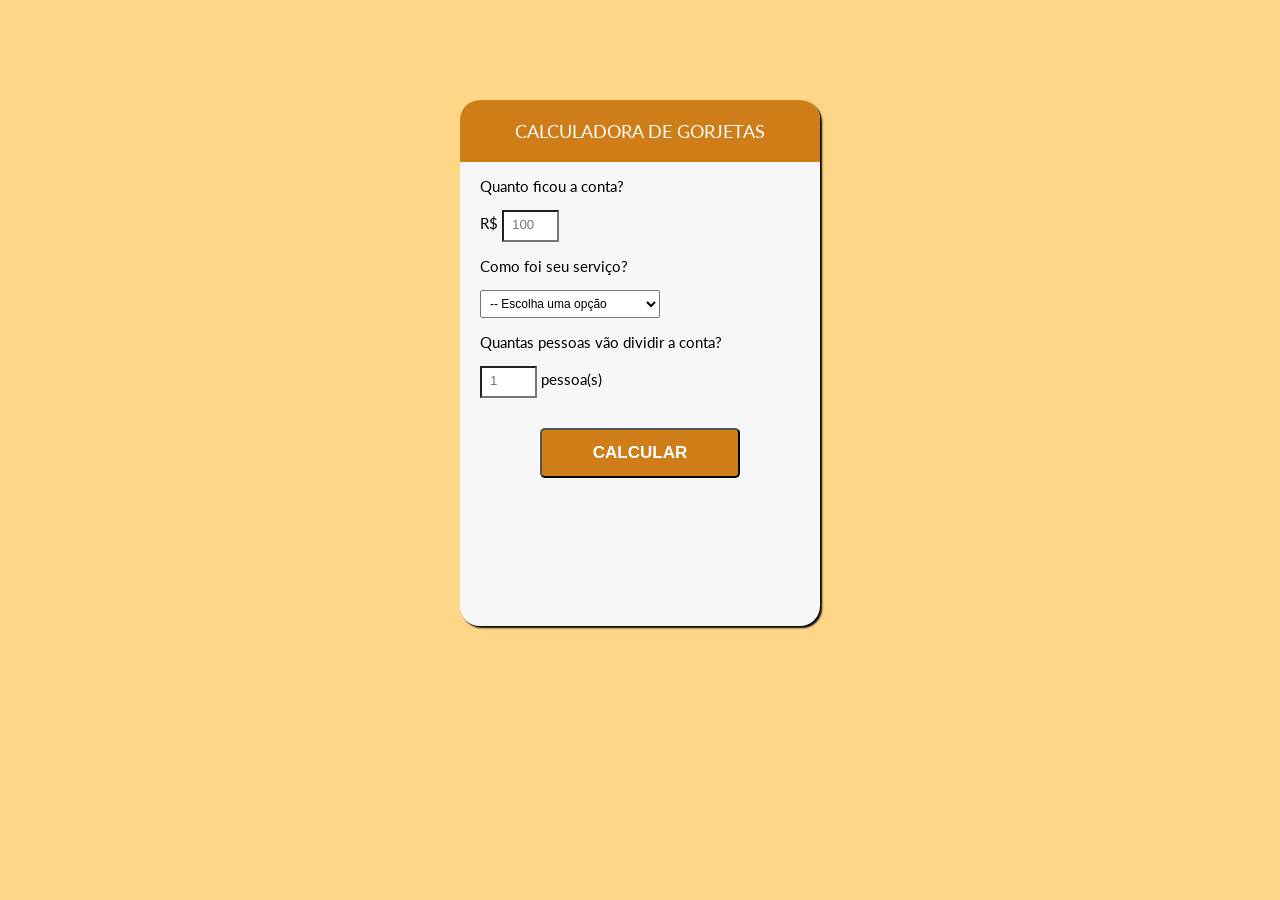
<file: web/calculadora-gorjetas/index.html>
<!DOCTYPE html>
<html>
  <head>
    <meta charset="UTF-8" />
    <meta name="viewport" content="width=device-width, initial-scale=1.0" />
    <link rel="stylesheet" href="styles.css">
    <title>Calculadora de Gorjetas</title>
  </head>
  <body>
    <div id="container">
      <div>
        <h1 class="title">Calculadora de Gorjetas</h1>
      </div>
      <div>
        <form class="tipsForm" id="tipsForm">
          <label for="bill">
            <p>Quanto ficou a conta?</p>
          </label>
          <p>
            R$ <input type="number" placeholder="100" name="bill" id="bill" class="formInput" required>
          </p>
          <label for="serviceQual">
            <p>Como foi seu serviço?</p>
          </label>
          <p>
            <select name="serviceQual" id="serviceQual" class="formSelect" required>
              <option disabled selected value="0">-- Escolha uma opção</option>
              <option value="0.3">30% - Incrível</option>
              <option value="0.2">20% - Bom</option>
              <option value="0.15">15% - Aceitável</option>
              <option value="0.1">10% - Ruim</option>
              <option value="0.05">05% - Péssimo</option>
            </select>
          </p>
          <label for="people">
            <p>Quantas pessoas vão dividir a conta?</p>
          </label>
          <p>
            <input type="number" placeholder="1" name="people" id="people" class="formInput" required> pessoa(s)
          </p>
          <button type="submit" class="formSubmit">Calcular</button> 
        </form>
      </div>
      <div id="totalTip">
        Gorjeta total:
        R$<span id="tip">0.00</span>
        <span id="each">Cada</span>
      </div>
    </div>
    <script type="text/javascript" src="scripts.js"></script>
  </body>
</html>
</file>
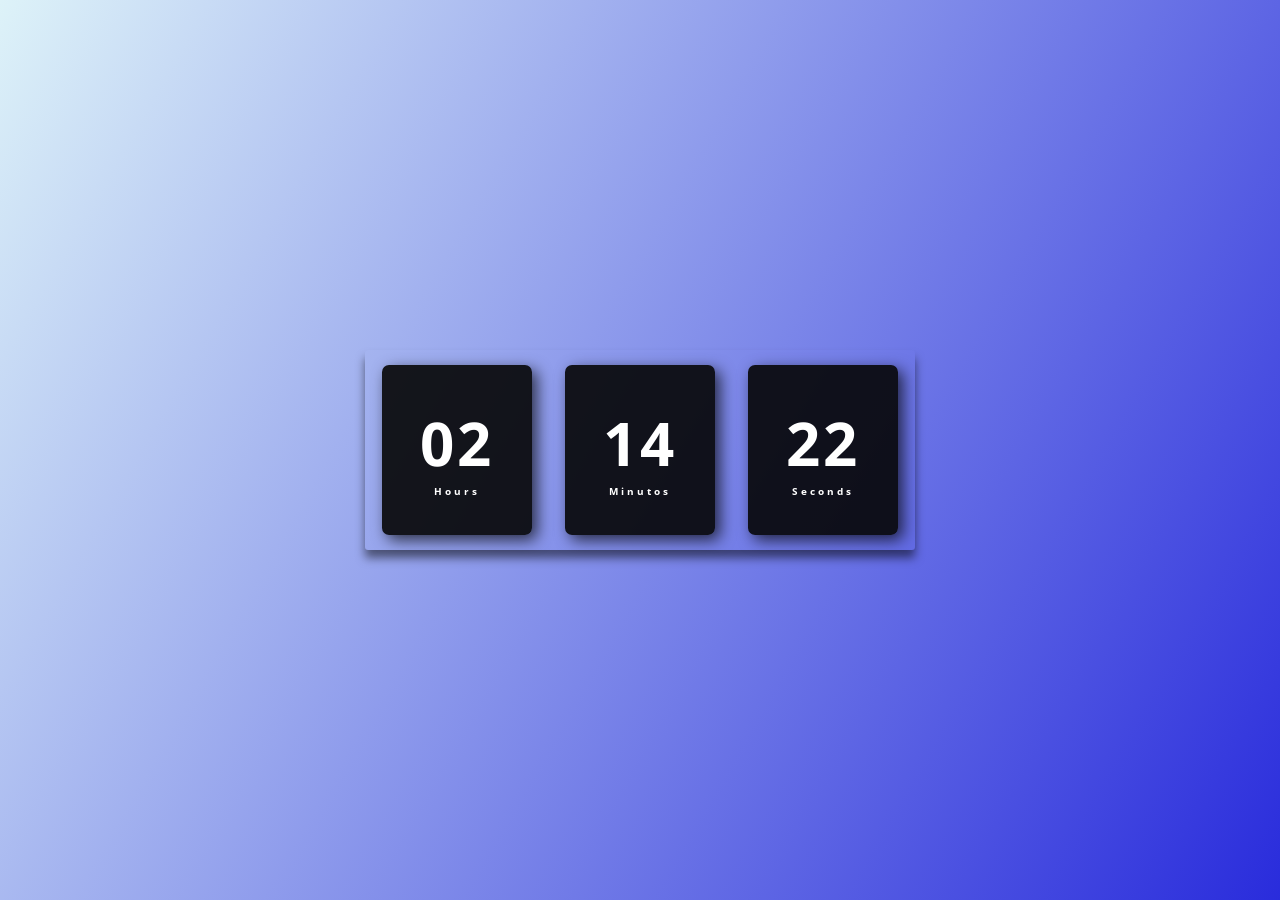
<file: web/digital-clock/index.html>
<!DOCTYPE html>
<html lang="pt-br">
<head>
    <meta charset="UTF-8">
    <meta name="viewport" content="width=device-width, initial-scale=1.0">
    <link rel="stylesheet" href="assets/css/style.css">
    <title>Clock</title>
</head>
<body>
    <div class="clock">
        <div>
            <span id="hours">00</span>
            <span class="time">Hours</span>
        </div>

        <div>
            <span id="minutes">00</span>
            <span class="time">Minutos</span>
        </div>

        <div>
            <span id="seconds">00</span>
            <span class="time">Seconds</span>
        </div>
    </div>

    <script src="assets/js/script.js"></script>
    
</body>
</html>
</file>
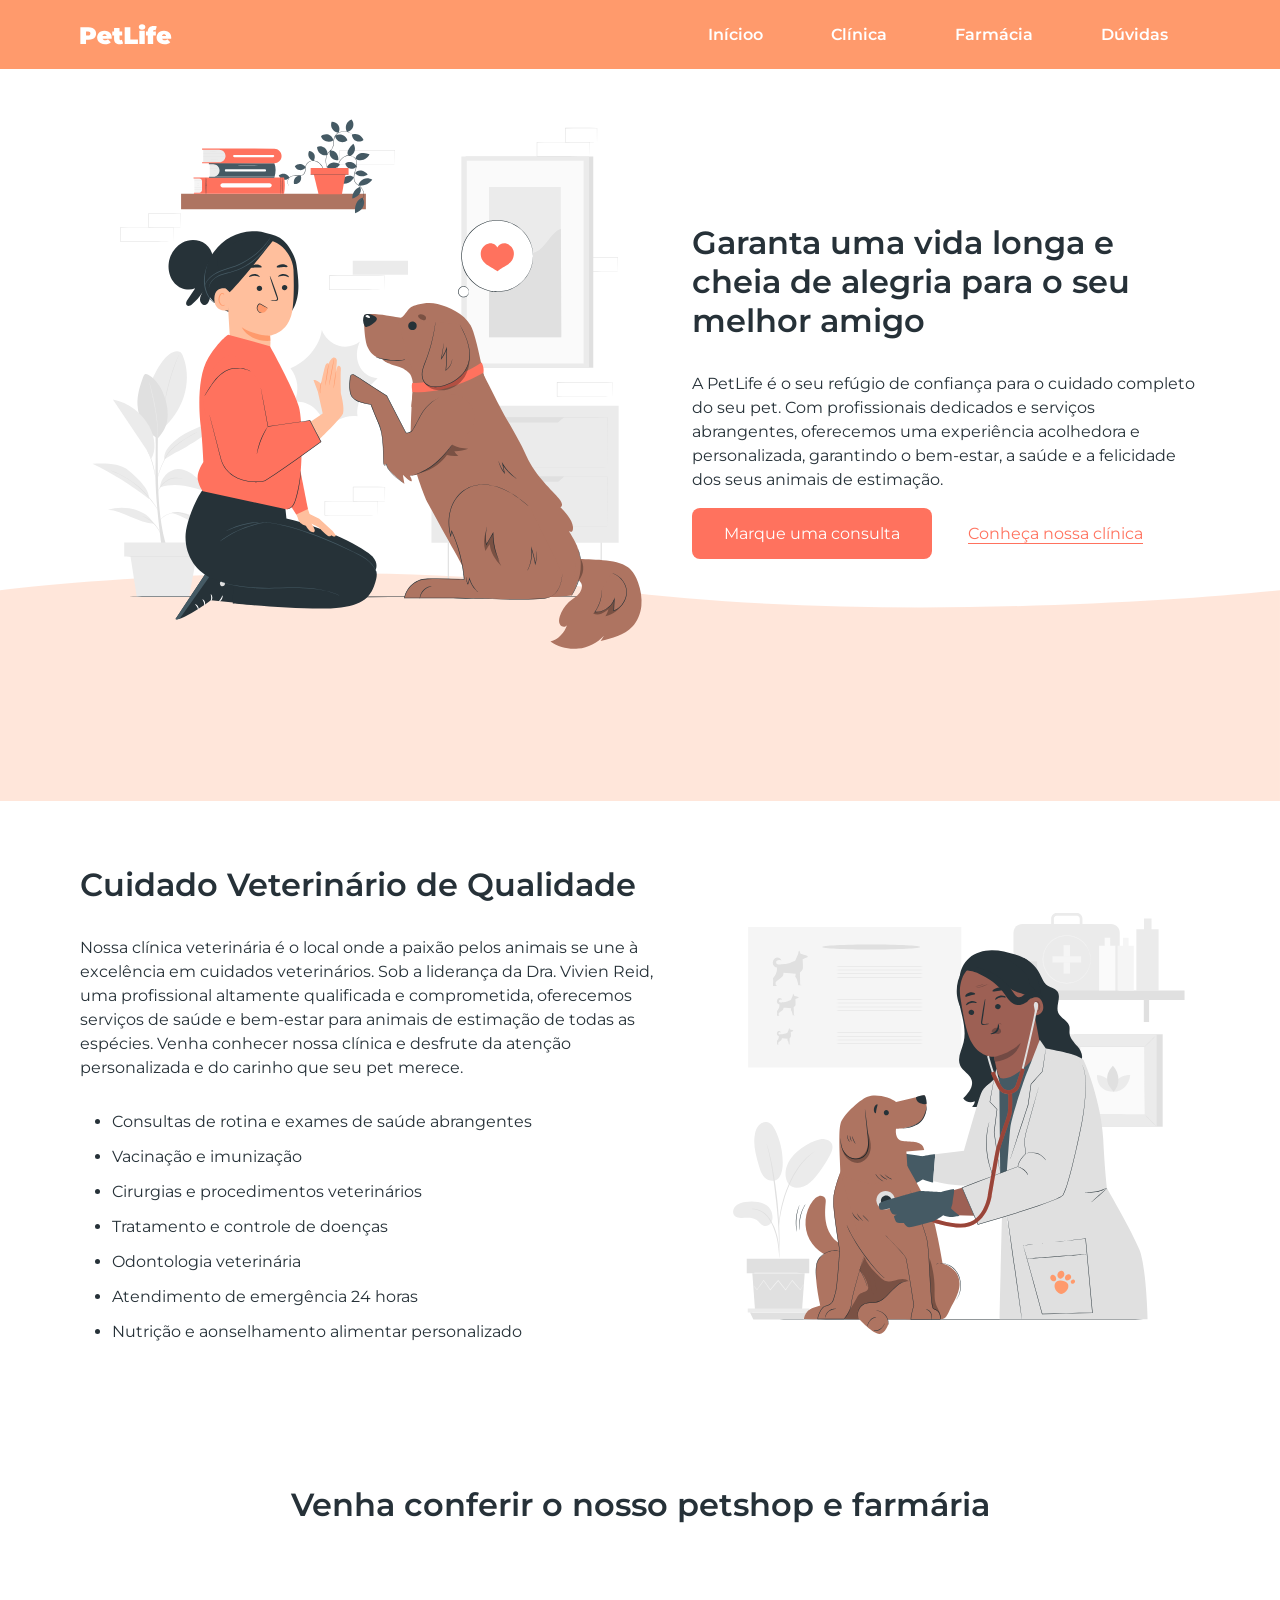
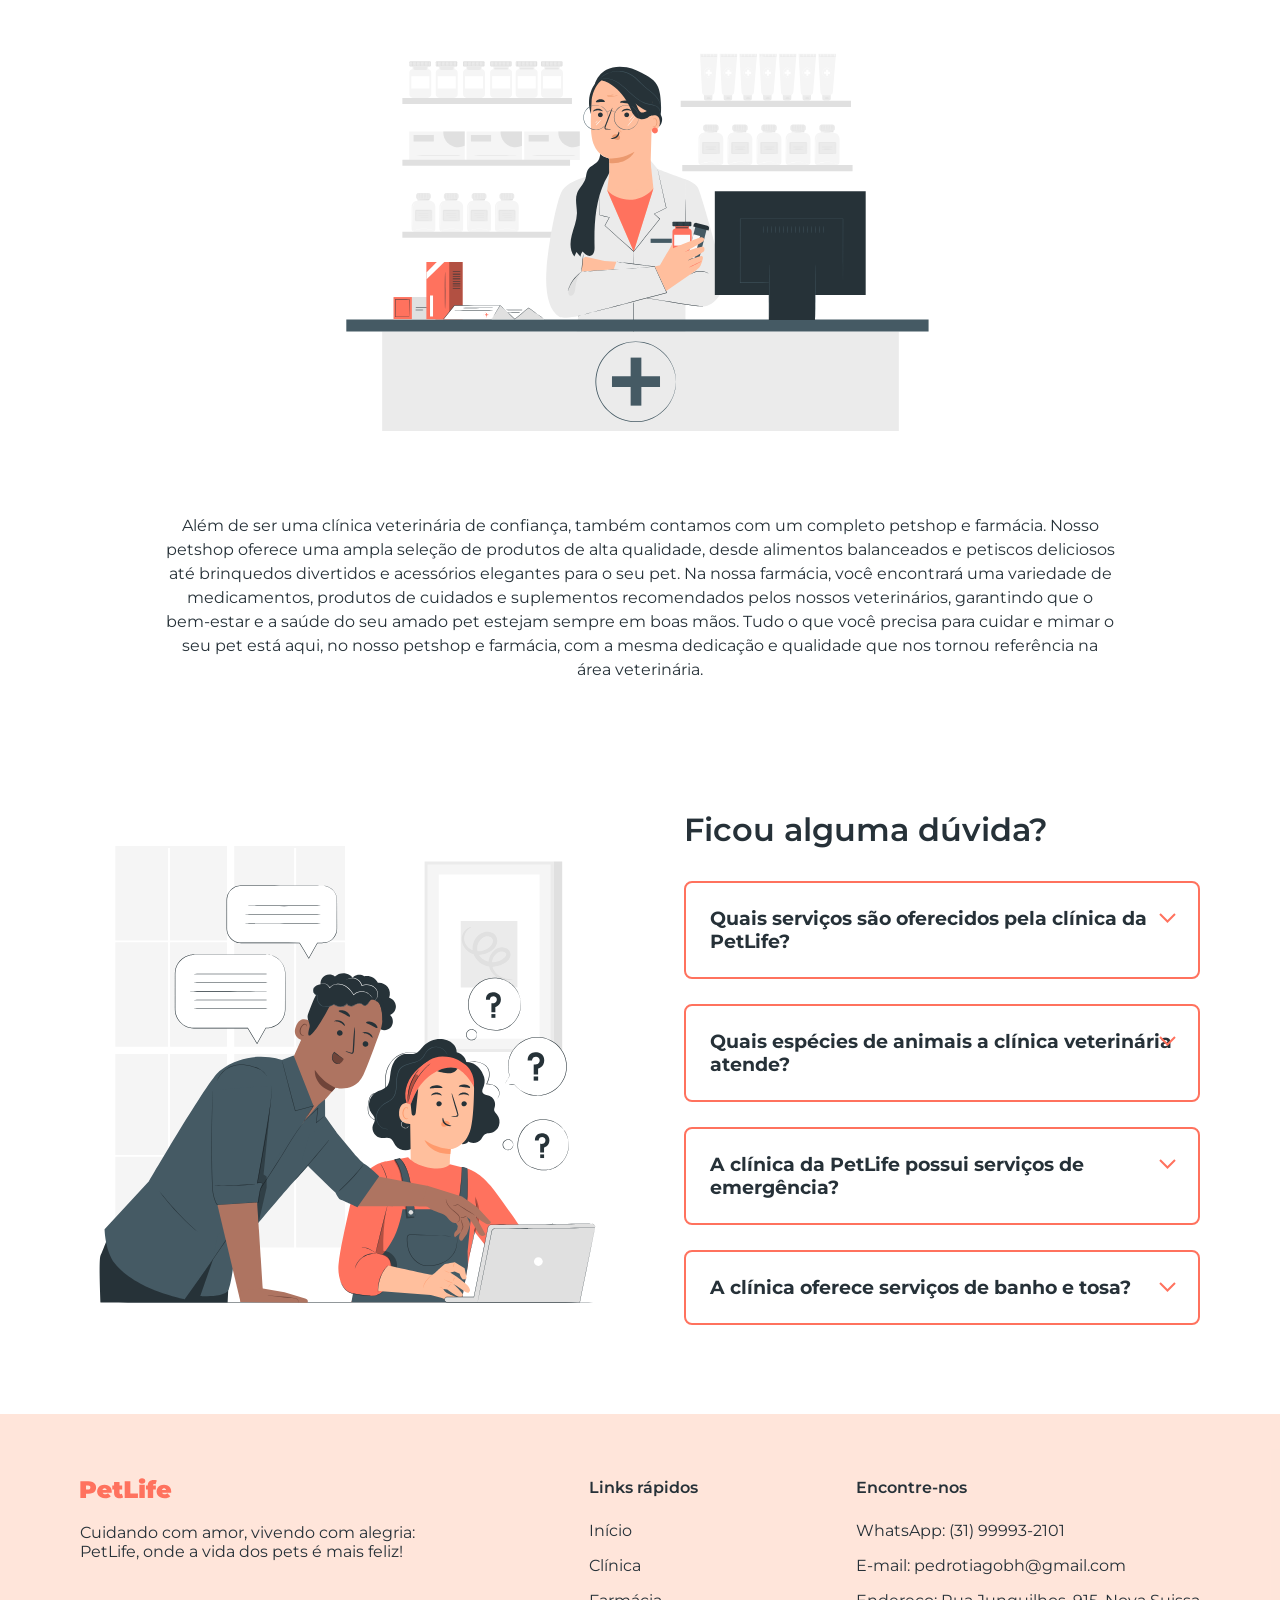
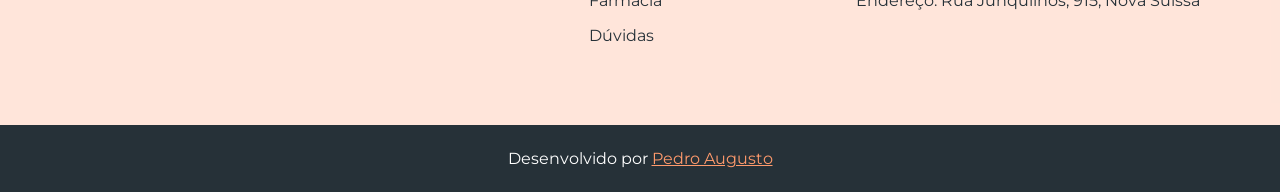
<file: web/onebitcode-start-html-css-js/index.html>
<html>
  <head>
    <title>Pet Life</title>
    <meta
      name="description"
      content="Garanta uma vida longa e cheia de alegria para o seu melhor amigo"
    />
    <link rel="stylesheet" href="index.css">
    <link rel="preconnect" href="https://fonts.googleapis.com">
    <link rel="preconnect" href="https://fonts.gstatic.com" crossorigin>
    <link href="https://fonts.googleapis.com/css2?family=Montserrat:ital,wght@0,100..900;1,100..900&display=swap" rel="stylesheet">
  </head>

  <body>
    <header>
      <a href="index.html">
        <img src="img/logo-white.svg" alt="PetLife"/>
      </a>

      <nav>
        <a href="#inicio">Inícioo</a>
        <a href="#clinica">Clínica</a>
        <a href="#farmacia">Farmácia</a>
        <a href="#duvidas">Dúvidas</a>
      </nav>
    </header>

    <main>
      <section id="inicio">
        <img src="img/start-img.svg" alt="" width="580" height="580" />

        <div>
          <h1>Garanta uma vida longa e cheia de alegria para o seu melhor amigo</h1>
          <p class="paragrafo">A PetLife é o seu refúgio de confiança para o cuidado completo do seu pet. Com
            profissionais dedicados e serviços abrangentes, oferecemos uma experiência acolhedora
            e personalizada, garantindo o bem-estar, a saúde e a felicidade dos seus animais
            de estimação.
          </p>
          <a class="botao" href="https://wa.me/5531999932101" target="_blank">Marque uma consulta</a>
          <a class="botao-transparente" href="#clinica">Conheça nossa clínica</a>
        </div>

        <img class="absolute" src="img/shape.svg" alt="">
      </section>

      <section id="clinica">
        <div>
          <h2>Cuidado Veterinário de Qualidade</h2>
          <p class="paragrafo">
            Nossa clínica veterinária é o local onde a paixão pelos animais se une à excelência
            em cuidados veterinários. Sob a liderança da Dra. Vivien Reid, uma profissional
            altamente qualificada e comprometida, oferecemos serviços de saúde e bem-estar para
            animais de estimação de todas as espécies. Venha conhecer nossa clínica e desfrute da
            atenção personalizada e do carinho que seu pet merece.
          </p>
          <ul>
            <li>Consultas de rotina e exames de saúde abrangentes</li>
            <li>Vacinação e imunização</li>
            <li>Cirurgias e procedimentos veterinários</li>
            <li>Tratamento e controle de doenças</li>
            <li>Odontologia veterinária</li>
            <li>Atendimento de emergência 24 horas</li>
            <li>Nutrição e aonselhamento alimentar personalizado</li>
          </ul>
        </div>

        <img src="img/clinic-img.svg" alt="" width="480" height="480" loading="lazy">
      </section>

      <section id="farmacia">
        <h2>Venha conferir o nosso petshop e farmária</h2>
        <img src="img/shop-img.svg" alt="" width="645" height="430" loading="lazy">
        <p class="paragrafo">
          Além de ser uma clínica veterinária de confiança, também contamos com um completo petshop e farmácia. Nosso
          petshop oferece uma ampla seleção de produtos de alta qualidade, desde alimentos balanceados e petiscos
          deliciosos até brinquedos divertidos e acessórios elegantes para o seu pet. Na nossa farmácia, você encontrará
          uma variedade de medicamentos, produtos de cuidados e suplementos recomendados pelos nossos veterinários,
          garantindo que o bem-estar e a saúde do seu amado pet estejam sempre em boas mãos. Tudo o que você precisa para
          cuidar e mimar o seu pet está aqui, no nosso petshop e farmácia, com a mesma dedicação e qualidade que nos
          tornou referência na área veterinária.
        </p>
      </section>

      <section id="duvidas">
        <img src="img/faq-img.svg" alt="" width="540" height="540" loading="lazy">

        <div>
          <h2>Ficou alguma dúvida?</h2>

          <div class="duvida">
            <h3>Quais serviços são oferecidos pela clínica da PetLife?</h3>
            <img src="img/arrow-down.svg" alt="">
            <p class="paragrafo">
              A clínica da PetLife oferece uma ampla gama de serviços, incluindo consultas de rotina, vacinação,
              cirurgias,
              tratamento de doenças, cuidados odontológicos, atendimento de emergência 24 horas, programas de prevenção de
              pulgas, carrapatos e vermes, entre outros. Nosso objetivo é fornecer cuidados abrangentes e personalizados
              para garantir a saúde e o bem-estar do seu pet.
            </p>
          </div>

          <div class="duvida">
            <h3>Quais espécies de animais a clínica veterinária atende?</h3>
            <img src="img/arrow-down.svg" alt="">
            <p class="paragrafo">
              A clínica veterinária da PetLife atende animais de estimação de todas as espécies, incluindo cães, gatos,
              pássaros, roedores e répteis. Nossos profissionais possuem conhecimento e experiência para cuidar de
              diferentes tipos de animais, oferecendo um atendimento especializado e dedicado a cada um deles.
            </p>
          </div>

          <div class="duvida">
            <h3>A clínica da PetLife possui serviços de emergência?</h3>
            <img src="img/arrow-down.svg" alt="">
            <p class="paragrafo">
              Sim, a clínica veterinária da PetLife oferece serviços de emergência 24 horas. Se o seu animal de estimação
              precisar de atendimento veterinário imediato fora do horário de expediente, nossa equipe está pronta para
              ajudar, fornecendo cuidados urgentes e tratamento adequado para garantir o bem-estar do seu pet.
            </p>
          </div>

          <div class="duvida">
            <h3>A clínica oferece serviços de banho e tosa?</h3>
            <img src="img/arrow-down.svg" alt="">
            <p class="paragrafo">
              Sim, a clínica veterinária da PetLife oferece serviços profissionais de banho e tosa. Nossa equipe de
              profissionais experientes garante que seu pet receba cuidados adequados, usando produtos de alta qualidade e
              técnicas seguras. O banho e tosa ajudam a manter a higiene, a saúde da pele e pelagem do seu pet, além de
              proporcionar uma experiência relaxante e agradável para eles.
            </p>
          </div>
          
        </div>
      </section>

    </main>

    <footer>
      <div>
        <img src="img/logo.svg" alt="PetLife">
        <p>Cuidando com amor, vivendo com alegria: PetLife, onde a vida dos pets é mais feliz!</p>
      </div>

      <div>
        <strong class="titulo">Links rápidos</strong>
        <nav>
          <a href="#inicio">Início</a>
          <a href="#clinica">Clínica</a>
          <a href="#farmacia">Farmácia</a>
          <a href="#duvidas">Dúvidas</a>
        </nav>
      </div>

      <div>
        <strong class="titulo">Encontre-nos</strong>
        <p>WhatsApp: <a href="https://wa.me/5531999932101" target="_blank">(31) 99993-2101</a></p>
        <p>E-mail: <a href="mailto:pedrotiagobh@gmail.com">pedrotiagobh@gmail.com</a></p>
        <p>Endereço: Rua Junquilhos, 915, Nova Suissa</p>
      </div>
    </footer>

    <div id="copyright">
      Desenvolvido por <a href="https://github.com/PedroAugusto2101" target="_blank">Pedro Augusto</a>
    </div>

  <script src="index.js"></script>
  </body>

</html>
</file>
<file: web/calculadora-gorjetas/styles.css>
@import url(https://fonts.googleapis.com/css?family=Lato:300,400,700|PT++Mono);

:root {
  --primary-color: #FED687;
  --secondary-color: DimGrey;
  --tertiary-color: Gainsboro;
  --quartiary-color: #cf7d19;
}

body {
  background-color: var(--primary-color);
  font-size: 15px;
  font-family: Lato, sans-serif;
}

#container {
  height: 526px;
  width: 360px;
  margin: 100px auto;
  background: #f7f7f7;
  box-shadow: 2px 2px 2px black;
  border-radius: 20px;
}

.title {
  background: var(--quartiary-color);
  color: white;
  padding: 20px;
  text-transform: uppercase;
  font-size: 18px;
  font-weight: normal;
  border-top-left-radius: 20px;
  border-top-right-radius: 20px;
  text-align: center;
}

.tipsForm {
  padding-left: 20px;
  padding-right: 20px;
}

.formInput {
  background: white;
  width: 40px;
  padding: 5px 5px 8px 8px;
}

.formInput:focus {
  border: 3px solid var(--primary-color);
  outline: none;
}

.formSelect {
  width: 180px;
  padding: 5px;
  font-size: 12px;
}

.formSubmit {
  text-transform: uppercase;
  font-weight: bold;
  display: block;
  margin: 30px auto;
  background: var(--quartiary-color);
  border-radius: 5px;
  width: 200px;
  height: 50px;
  font-size: 17px;
  color: white;
}

#totalTip {
  font-size: 20px;
  margin-top: 5px;
  text-align: center;
}
</file>
<file: web/digital-clock/assets/css/style.css>
@import url('https://fonts.googleapis.com/css2?family=Open+Sans:ital,wght@0,300..800;1,300..800&display=swap');

* {
    margin: 0;
    padding: 0;
    font-family: 'Open Sans', sans-serif;
}

body {
    height: 100vh;
    background: linear-gradient(120deg, #d7f0f7d8, #0508d6da);
    display: flex;
    align-items: center;
    justify-content: center;
}

.clock {
    display: flex;
    align-items: center;
    justify-content: space-around;
    height: 200px;
    width: 550px;
    background: transparent;
    border-radius: 3px;
    box-shadow: 0px 8px 10px rgba(0, 0, 0, .5);
}

.clock div {
    height: 170px;
    width: 150px;
    display: flex;
    flex-direction: column;
    align-items: center;
    justify-content: center;
    color: #fff;
    background: rgba(5, 5, 5, .9);
    box-shadow: 5px 5px 15px rgba(0, 0, 0, .7);
    border-radius: 7px;
    letter-spacing: 3px;
}

.clock span {
    font-weight: bolder;
    font-size: 60px;
}

.clock span.time {
    font-size: 10px;
}
</file>
<file: web/onebitcode-start-html-css-js/index.css>
* {
    box-sizing: border-box;
    font-family: "Montserrat", sans-serif;
    margin: 0;
    padding: 0;
}

body {
    color: #263138;
}

header {
    background-color: #FF9A6C;
    display: flex;
    align-items: center;
    justify-content: space-between;
    padding-left: 80px;
    padding-right: 80px;
    padding-top: 24px;
    padding-bottom: 24px;
}

header nav a {
    color: #FFFFFF;
    font-weight: 600;
    padding: 32px;
    text-decoration: none;
}

#inicio {
    display: flex;
    align-items: center;
    gap: 32px;
    /* topo, direita, baixo, esquerda - sentido horário */
    padding: 24px 80px 128px 80px;
    position: relative;
}

h1,
h2 {
    font-weight: 600;
    font-size: 32px;
    margin-bottom: 32px;
}

.paragrafo {
    line-height: 150%;
    margin-bottom: 32px;
}

.botao {
    background-color: #FF725E;
    border-radius: 8px;
    color: #FFFFFF;
    /* vertical, horizontal */
    padding: 16px 32px;
    text-decoration: none;
}

.botao-transparente {
    background-color: transparent;
    color: #FF725E;
    padding: 16px 32px;
    text-underline-offset: 4px;
}

.absolute {
    position: absolute;
    bottom: 0;
    left: 0;
    width: 100%;
    z-index: -10;
}

#clinica {
    display: flex;
    align-items: center;
    gap: 64px;
    padding: 64px 80px;
}

#clinica li {
    margin-bottom: 16px;
    margin-left: 32px;
}

#farmacia {
    padding: 64px 80px;
    text-align: center;
}

#farmacia img {
    margin: 64px auto;
}

#farmacia .paragrafo {
    max-width: 950px;
    margin: 0 auto;
}

#duvidas {
    display: flex;
    align-items: center;
    gap: 64px;
    padding: 64px 80px;
}

.duvida {
    position: relative;
}

.duvida h3 {
    border: 2px solid #FF725E;
    border-radius: 8px;
    cursor: pointer;
    padding: 24px;
}

.duvida img {
    position: absolute;
    top: 32px;
    right: 24px;
}

.duvida .paragrafo {
    border-right: 1px solid #FF725E;
    border-bottom: 1px solid #FF725E;
    border-left: 1px solid #FF725E;
    border-radius: 0 0 8px 8px;
    margin-top: -8px;
    padding: 0 24px;
    height: 0;
    opacity: 0;
    overflow: hidden;
    transition: .2s;
}

.duvida.ativa .paragrafo {
    height: fit-content;
    opacity: 1;
    padding: 24px;

}

footer {
    background-color: rgba(253, 152, 108, 0.25);
    display: flex;
    justify-content: space-between;
    gap: 80px;
    padding: 64px 80px;
}

footer img,
footer .titulo {
    display: block;
    font-weight: 600;
    margin-bottom: 24px;
}

footer nav a {
    color: #263138;
    display: block;
    margin-bottom: 16px;
    text-decoration: none;
}

footer p {
    margin-bottom: 16px;
    max-width: 350px;
}

footer p a {
    color: #263138;
    text-decoration: none;
}

#copyright {
    background-color: #263138;
    color: #FFFFFF;
    padding: 24px;
    text-align: center;
}

#copyright a {
    color: #FF9A6C;
}
</file>
